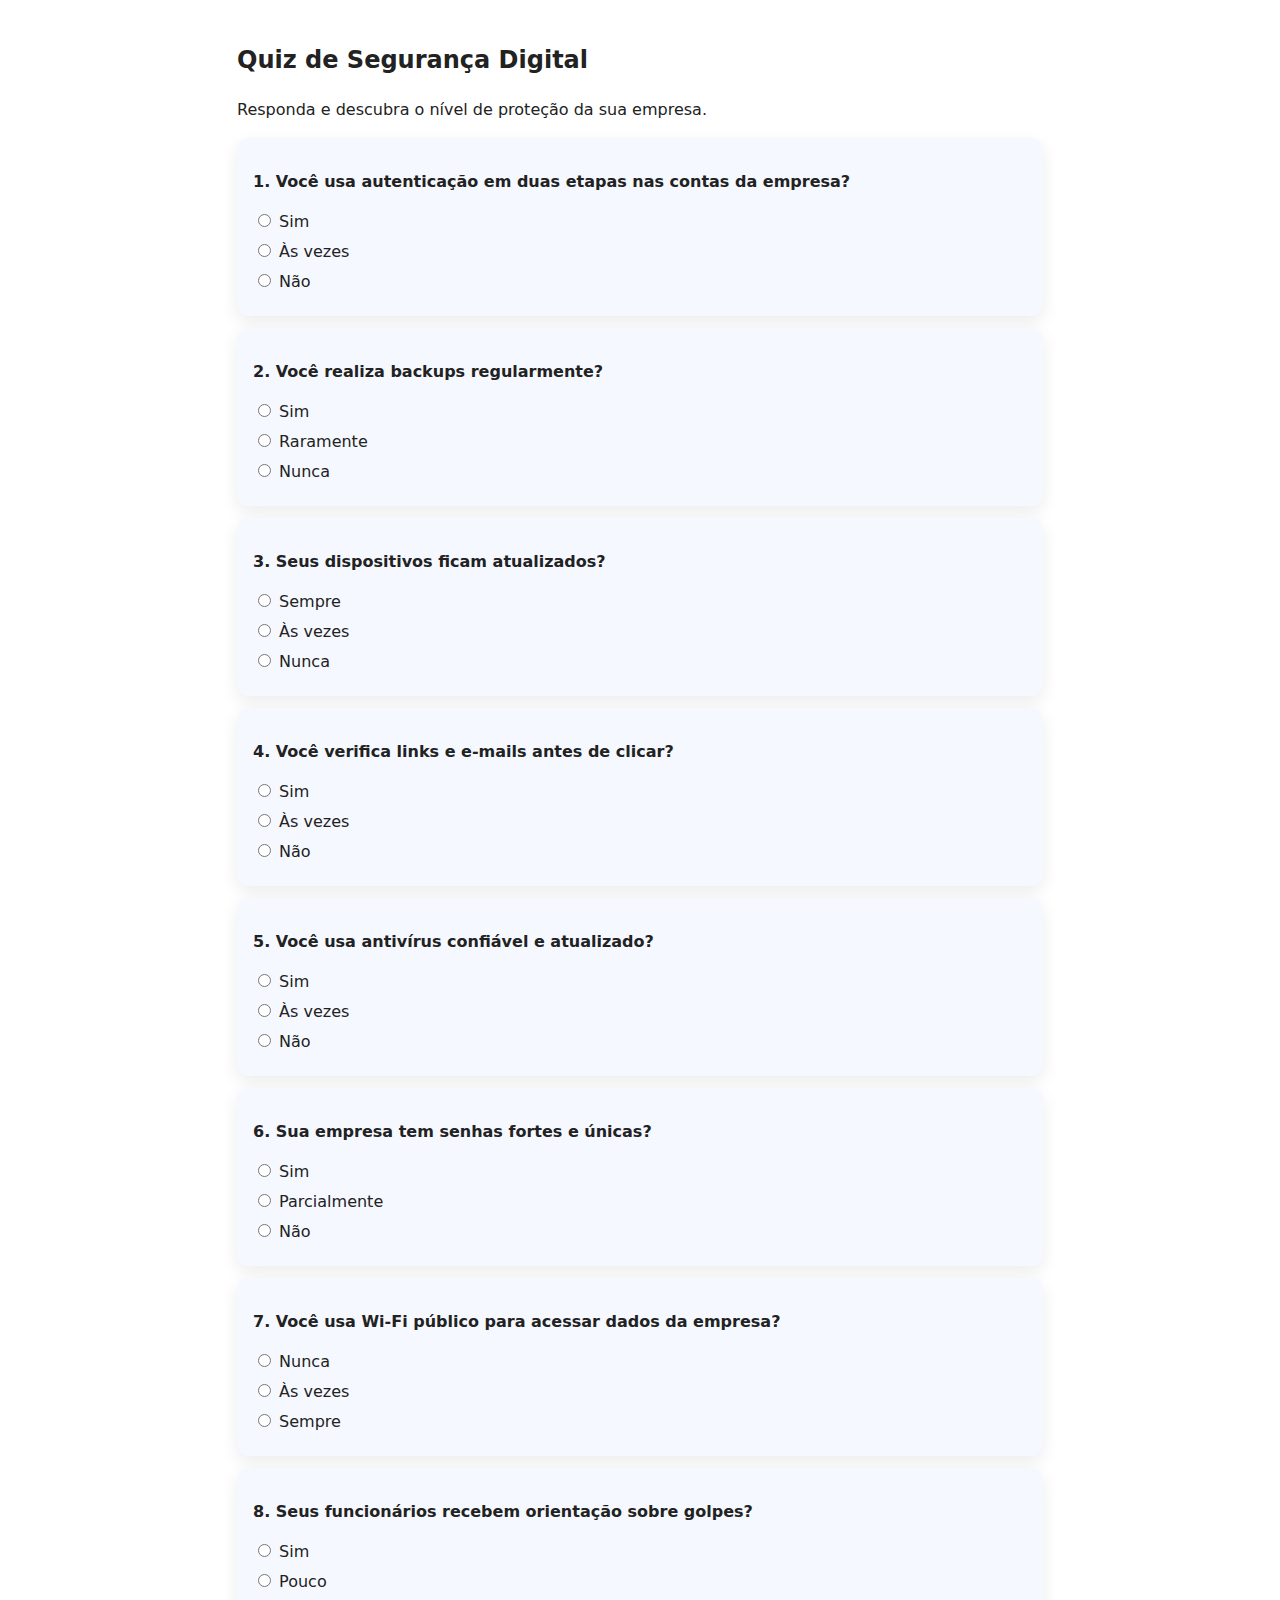
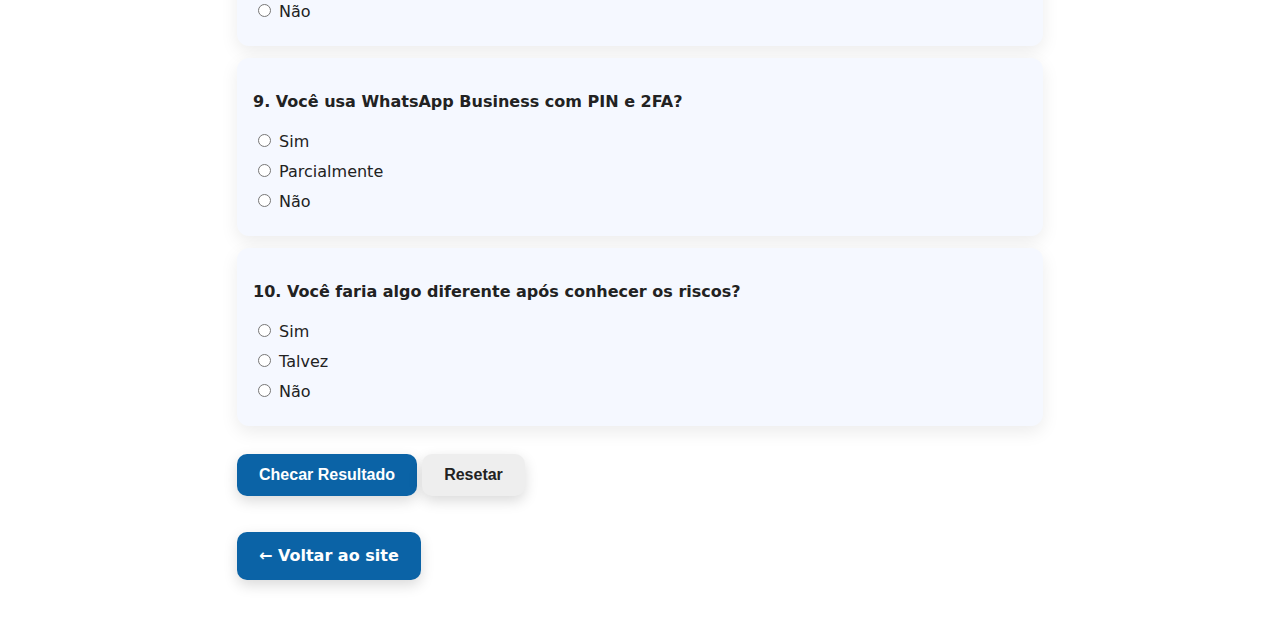
<file: quiz.html>
<!doctype html>
<html lang="pt-BR">

<head>
  <meta charset="utf-8">
  <title>Quiz de Segurança Digital</title>
  <link rel="stylesheet" href="styles.css">
</head>

<body>

  <main class="container">
    <section class="card" style="margin-top: 20px;">
      <h2>Quiz de Segurança Digital</h2>
      <p class="muted">Responda e descubra o nível de proteção da sua empresa.</p>

      <div id="quiz-area"></div>

      <div style="margin-top:12px">
        <button id="btn-submit" class="btn">Checar Resultado</button>
        <button id="btn-reset" class="btn-secondary">Resetar</button>
      </div>

      <div id="quiz-result" class="results" style="display:none; margin-top: 12px; padding: 12px; border-radius: 8px; background: #eef5ff; font-weight: 600;"></div>
    </section>

    <p style="margin-top:20px;">
      <a href="index.html" class="cta">← Voltar ao site</a>
    </p>
  </main>

  <script src="script.js"></script>

</body>
</html>
</file>
<file: styles.css>
:root {
  --accent: #0b63a6;
  --accent-dark: #084c82;
  --muted: #666;
  --bg: #ffffff;
  --card: #fff;
  --quiz-card-bg: #f5f8ff;
}

* {
  box-sizing: border-box;
}

body {
  font-family: Inter, system-ui, Arial;
  margin: 0;
  background: var(--bg);
  color: #222;
  line-height: 1.5;
}

.lead {
  font-size: 1.2rem;
  margin-top: 8px;
  opacity: .9;
  max-width: 800px;
  text-shadow: 3px 3px 8px rgba(0, 0, 0, 0.35);
}

header {
  background: linear-gradient(135deg, #013a74 0%, #136cb4 40%, #6bbcdf 100%);
  color: #fff;
  padding: 10px 16px;
  text-align: center;
}

.main-title {
  margin: 0;
  font-size: 2.8rem;
  font-weight: 800;
  text-shadow: 3px 3px 8px rgba(0, 0, 0, 0.35);
}

.header-content {
  display: flex;
  flex-direction: column;
  align-items: center;
}

.container {
  max-width: 850px;
  margin: 0 auto;
  padding: 22px;
}

.menu-container {
  background: #ffffff;
  padding: 18px 0;
  box-shadow: 0 2px 10px rgba(0,0,0,.08);
  position: sticky;
  top: 0;
  z-index: 50;
}

.menu-nav {
  display: flex;
  gap: 22px;
  justify-content: center;
  flex-wrap: wrap;
  align-items: center;
}

.menu-nav a {
  color: #0a56a0;
  text-decoration: none;
  font-weight: 600;
  padding: 6px 10px;
  border-radius: 6px;
  transition: .2s ease;
  position: relative;
}

.menu-nav a:hover {
  color: #1b4872;
}

.menu-nav a::after {
  content: "";
  display: block;
  height: 3px;
  width: 0%;
  background: #0a56a0;
  margin: auto;
  border-radius: 4px;
  transition: .25s ease-in-out;
}

.menu-nav a:hover::after {
  width: 100%;
}

.dropdown {
  position: relative;
  display: inline-block;
}

.dropbtn {
  background: none;
  border: none;
  color: #2b6fa3;
  font-weight: 600;
  font-size: 1rem;
  cursor: pointer;
  padding: 6px 10px;
  border-radius: 6px;
  transition: .2s ease;
  display: flex;
  align-items: center;
  gap: 4px;
}

.dropbtn::after {
  content: "▼";
  font-size: 0.75rem;
  transition: transform .25s ease;
}

.dropdown:hover .dropbtn::after {
  transform: rotate(180deg);
}

.dropbtn:hover {
  color: #063663;
}

.dropdown-content {
  display: none;
  position: absolute;
  background-color: #ffffff;
  min-width: 180px;
  box-shadow: 0 6px 16px rgba(0,0,0,.15);
  border-radius: 10px;
  padding: 10px 0;
  z-index: 100;
  animation: drop .15s ease-out;
}

.dropdown-content a {
  color: #0a56a0;
  padding: 10px 16px;
  text-decoration: none;
  display: block;
  font-weight: 500;
  transition: .2s ease;
}

.dropdown-content a:hover {
  background-color: #eef5ff;
  color: #063663;
}

.dropdown:hover .dropdown-content {
  display: block;
}

@keyframes drop {
  from { opacity: 0; transform: translateY(-6px); }
  to { opacity: 1; transform: translateY(0); }
}

.grid {
  display: grid;
  gap: 18px;
}

.grid-3 {
  grid-template-columns: repeat(3, 1fr);
}

.grid-2 {
  grid-template-columns: repeat(2, 1fr);
}

#dicas .card,
#minicurso .card {
  background: var(--card);
  padding: 16px;
  border-radius: 12px;
  box-shadow: 0 6px 18px rgba(0,0,0,.08);
  transition: .2s ease;
}

#dicas .card:hover,
#minicurso .card:hover {
  transform: translateY(-3px);
  box-shadow: 0 10px 24px rgba(0,0,0,.15);
}

.estat-card {
  text-align: center;
  padding: 18px;
}

.estat-card h3 {
  font-size: 2.4rem;
  color: var(--accent);
  margin: 0;
}

.estat-card .fonte {
  font-size: .8rem;
  color: var(--muted);
}

.checklist li {
  margin: 10px 0;
  font-size: 1rem;
}

.hero-row {
  display: grid;
  gap: 32px;
  align-items: center; 
}

.hero-img {
  width: 300px;
  max-width: 100%;
  height: auto;
  border-radius: 12px;
  box-shadow: 0 6px 18px rgba(0,0,0,.15);
}

.yt-thumb img {
  width: 100%;
  border-radius: 12px;
  margin-top: 10px;
  box-shadow: 0 6px 18px rgba(0,0,0,.12);
  transition: transform .2s ease, box-shadow .2s ease;
  cursor: pointer;
}

.yt-thumb img:hover {
  transform: scale(1.03);
  box-shadow: 0 10px 24px rgba(0,0,0,.22);
}

.btn-quiz-entrar, .cta, .btn, .btn-secondary {
  display: inline-block;
  margin-top: 16px;
  padding: 12px 22px;
  border-radius: 10px;
  font-weight: 600;
  font-size: 1rem;
  text-decoration: none;
  cursor: pointer;
  box-shadow: 0 5px 14px rgba(0,0,0,.15);
  transition: .25s ease, transform .25s ease;
}

.btn-quiz-entrar, .cta, .btn {
  background: var(--accent);
  color: #fff;
  border: none;
}

.btn-quiz-entrar:hover, .cta:hover, .btn:hover {
  background: var(--accent-dark);
  transform: translateY(-3px);
  box-shadow: 0 6px 18px rgba(0,0,0,.22);
}

.btn-secondary {
  background: #eee;
  color: #222;
  border: none;
}

.btn-secondary:hover {
  background: #ddd;
  transform: translateY(-2px);
  box-shadow: 0 4px 12px rgba(0,0,0,.15);
}

.sobre-wrapper {
  display: flex;
  align-items: center;
  justify-content: space-between;
  gap: 22px;
}

.sobre-texto {
  flex: 1;
}

footer {
  background-color: rgb(240, 241, 243);
  text-align: center;
  margin-top: 10px;
  padding: 20px 0;
  color: var(--muted);
}

.footer-content {
  display: flex;
  flex-direction: column;
  align-items: center;
  gap: 12px;
}

.footer-logo {
  width: 120px;    
  opacity: 0.9;
}

#quiz-area .card {
  background: var(--quiz-card-bg);
  border-radius: 12px;
  padding: 16px;
  margin-bottom: 12px;
  box-shadow: 0 6px 18px rgba(0,0,0,.08);
  transition: transform .2s ease, box-shadow .2s ease;
}

#quiz-area .card:hover {
  transform: translateY(-3px);
  box-shadow: 0 10px 24px rgba(0,0,0,.15);
}

@media (min-width: 881px) {
  #protecao .hero-row {
    display: grid;
    grid-template-columns: 1fr auto;
    align-items: flex-start;
    gap: 32px;
  }
}

@media (max-width: 880px) {
  .grid-3, .grid-2 {
    grid-template-columns: 1fr;
  }

  .hero-row {
    grid-template-columns: 1fr;
  }

  .hero-img {
    max-width: 100%;
    margin-top: 12px;
  }

  .dropdown-content {
    position: static;
    box-shadow: none;
    background: #f5f9ff;
    margin-top: 6px;
    border-radius: 8px;
  }

  .dropbtn::after {
    content: "";
  }
}

@media (max-width: 650px) {
  .menu-nav {
    flex-wrap: wrap;
    gap: 12px;
    justify-content: center;
  }

  .dropdown-content {
    left: 50%;
    transform: translateX(-50%);
    min-width: 160px;
    text-align: center;
    position: absolute;
    z-index: 9999;
  }

  .sobre-wrapper {
    flex-direction: column;
    text-align: center;
  }

  .sobre-img img {
    width: 130px;
  }

  .hero-row {
    display: block;
  }

  .hero-row aside {
    margin-top: 20px;
  }
}
</file>
